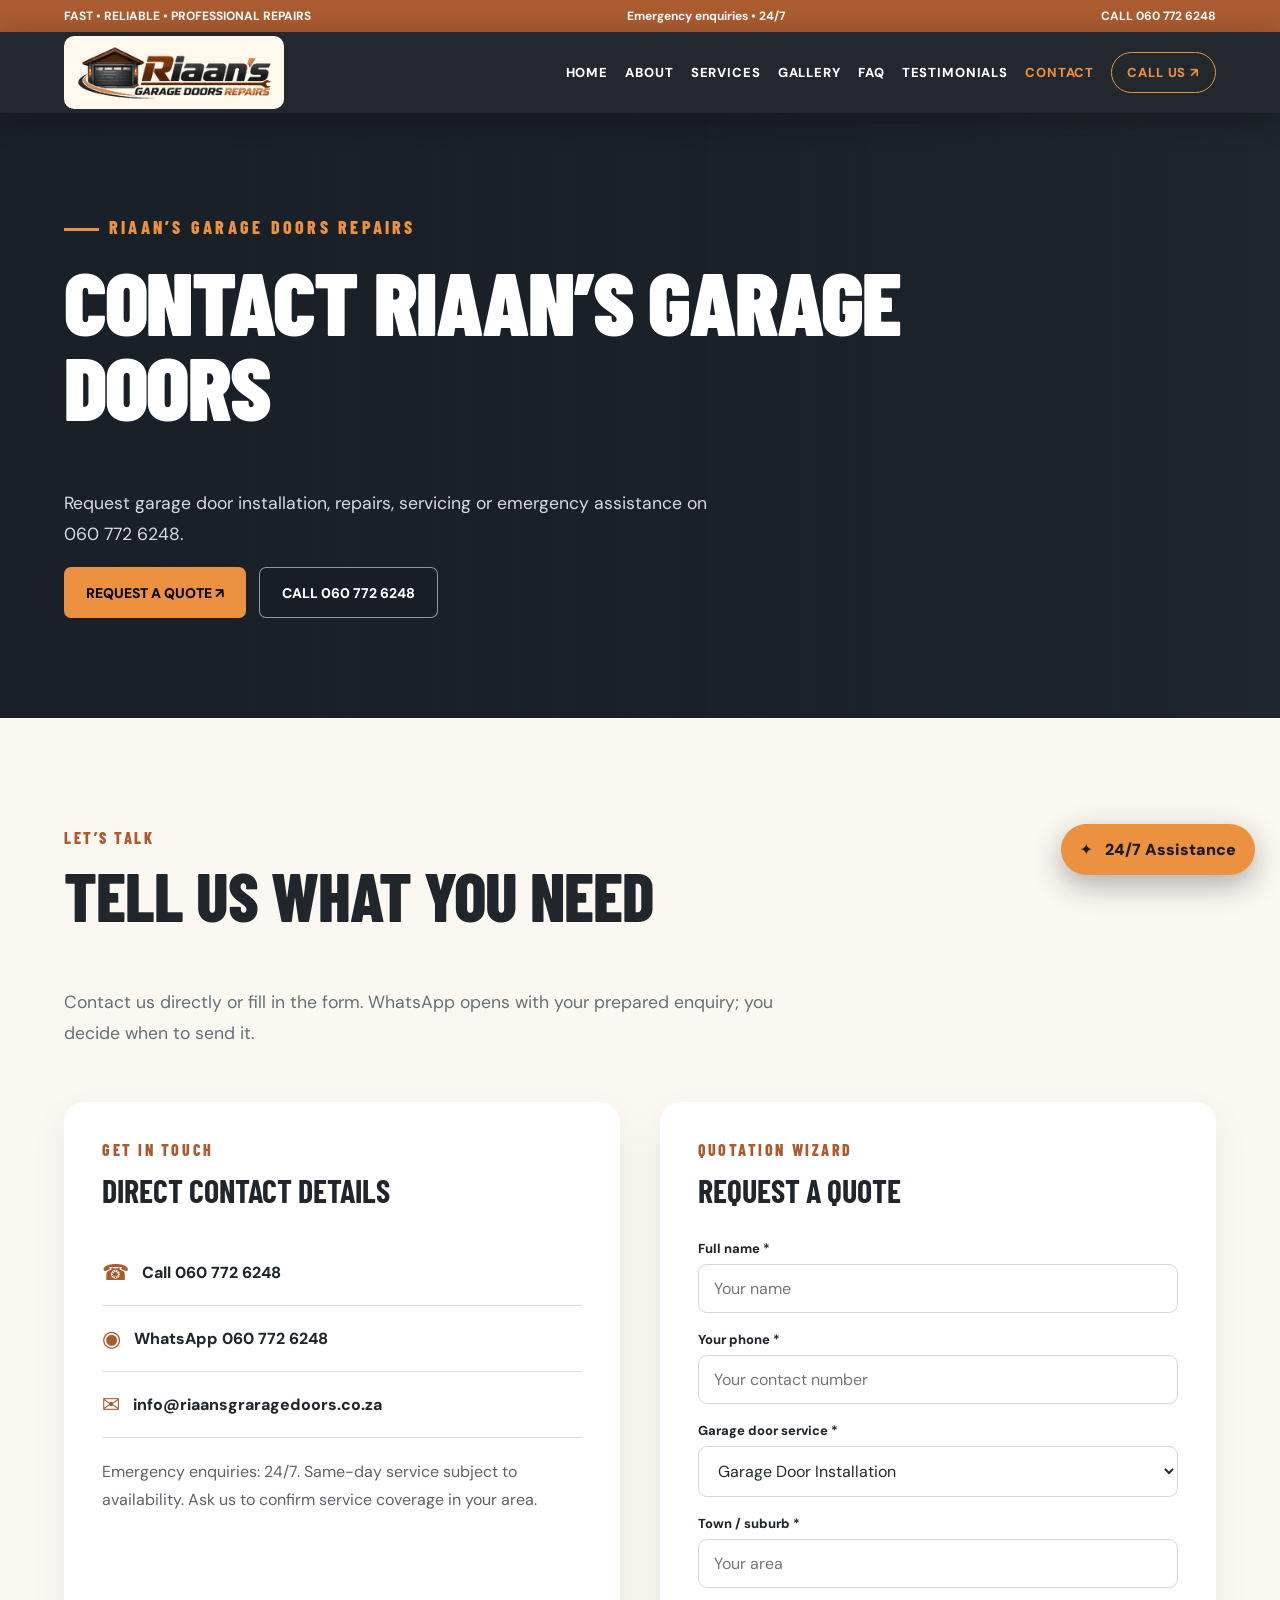
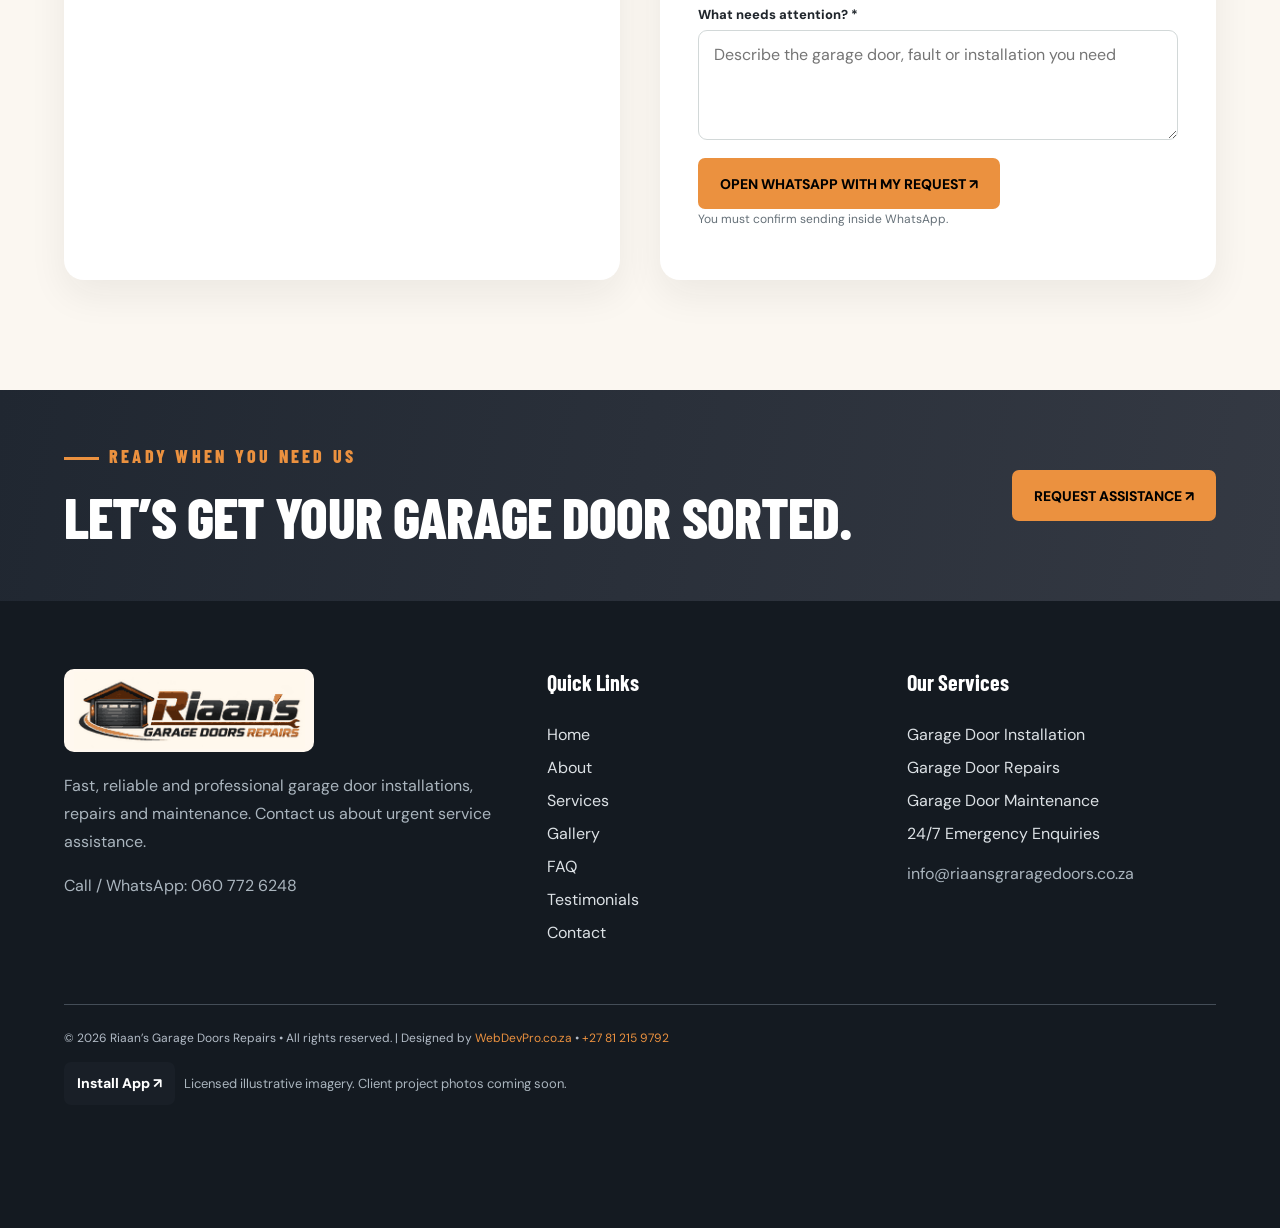
<file: contact.html>
<!doctype html><html lang="en-ZA"><head><meta charset="UTF-8"><meta name="viewport" content="width=device-width,initial-scale=1"><meta name="theme-color" content="#1d232a"><meta name="robots" content="noindex,nofollow"><meta name="description" content="Riaan’s Garage Doors Repairs: garage door installation, repairs, maintenance and emergency service enquiries. Call 060 772 6248."><title>Contact | Riaan's Garage Doors Repairs</title><link rel="icon" href="/icon.svg" type="image/svg+xml"><link rel="manifest" href="/manifest.webmanifest"><link rel="preconnect" href="https://images.pexels.com"><link rel="stylesheet" href="/site.css"><script defer src="/site.js"></script></head><body><div id="root"></div><noscript>Call Riaan’s Garage Doors Repairs on 060 772 6248 for assistance.</noscript></body></html>
</file>
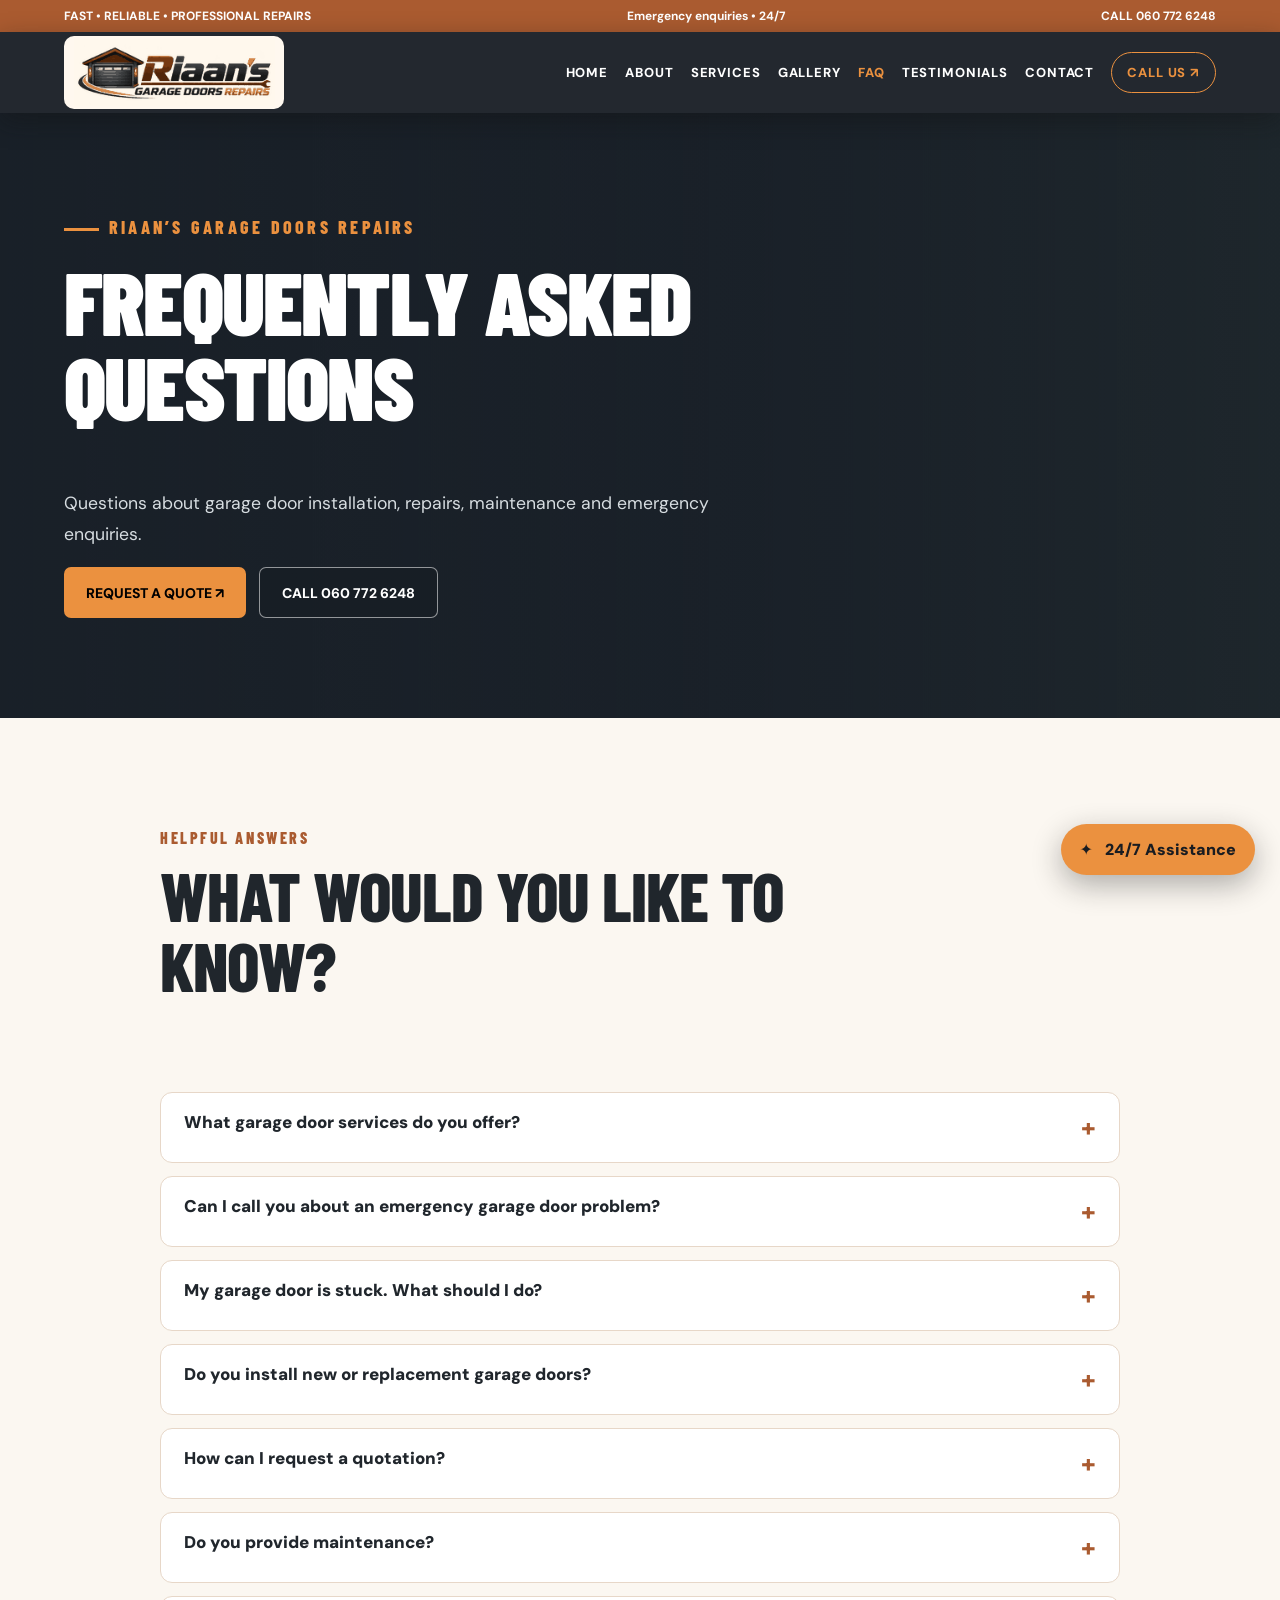
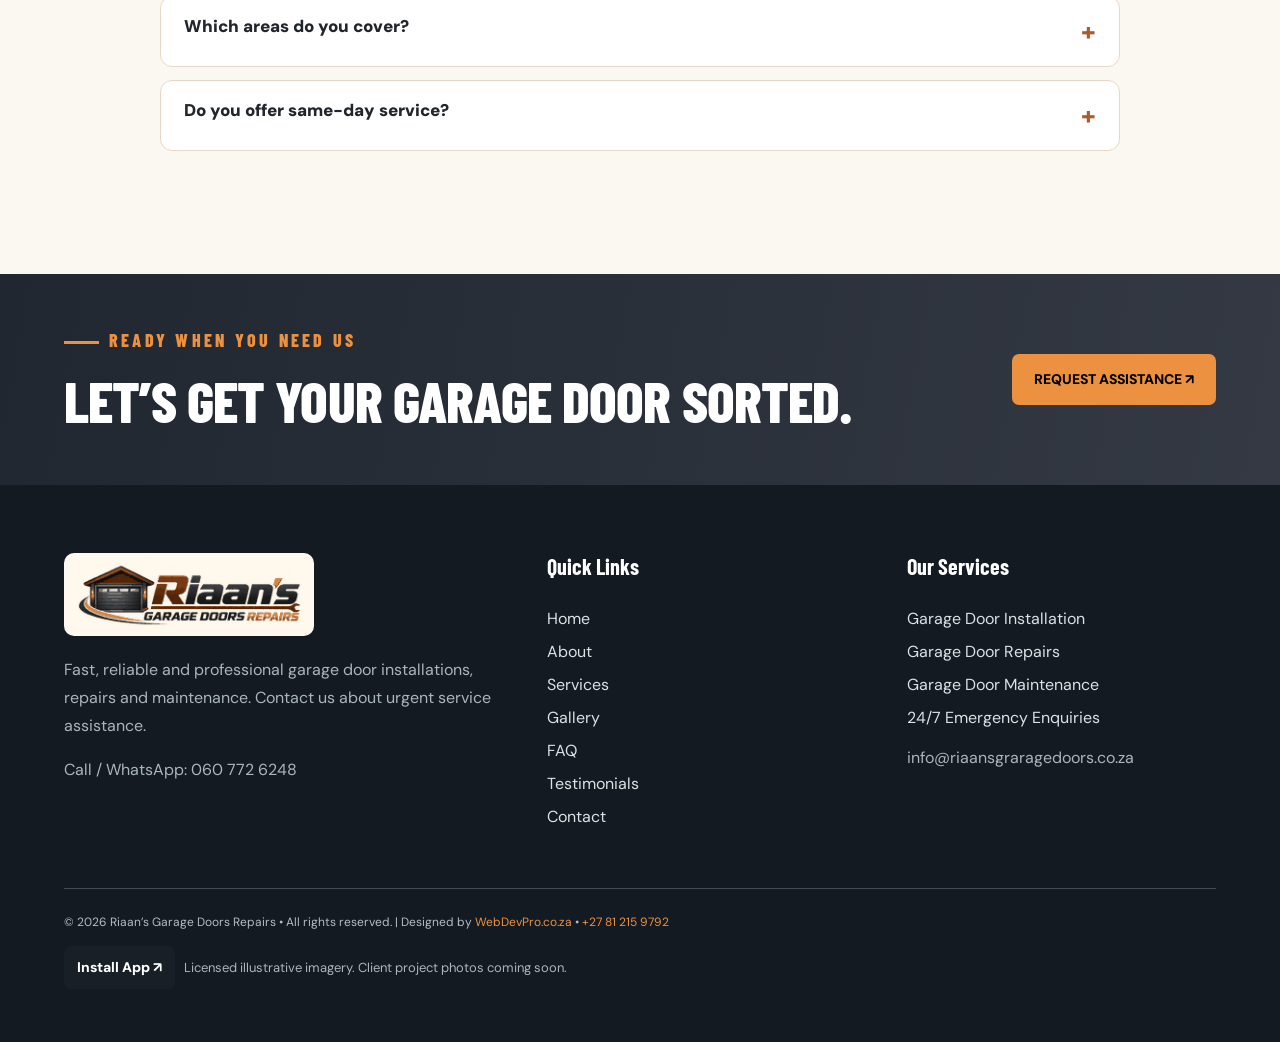
<file: faq.html>
<!doctype html><html lang="en-ZA"><head><meta charset="UTF-8"><meta name="viewport" content="width=device-width,initial-scale=1"><meta name="theme-color" content="#1d232a"><meta name="robots" content="noindex,nofollow"><meta name="description" content="Riaan’s Garage Doors Repairs: garage door installation, repairs, maintenance and emergency service enquiries. Call 060 772 6248."><title>Faq | Riaan's Garage Doors Repairs</title><link rel="icon" href="/icon.svg" type="image/svg+xml"><link rel="manifest" href="/manifest.webmanifest"><link rel="preconnect" href="https://images.pexels.com"><link rel="stylesheet" href="/site.css"><script defer src="/site.js"></script></head><body><div id="root"></div><noscript>Call Riaan’s Garage Doors Repairs on 060 772 6248 for assistance.</noscript></body></html>
</file>
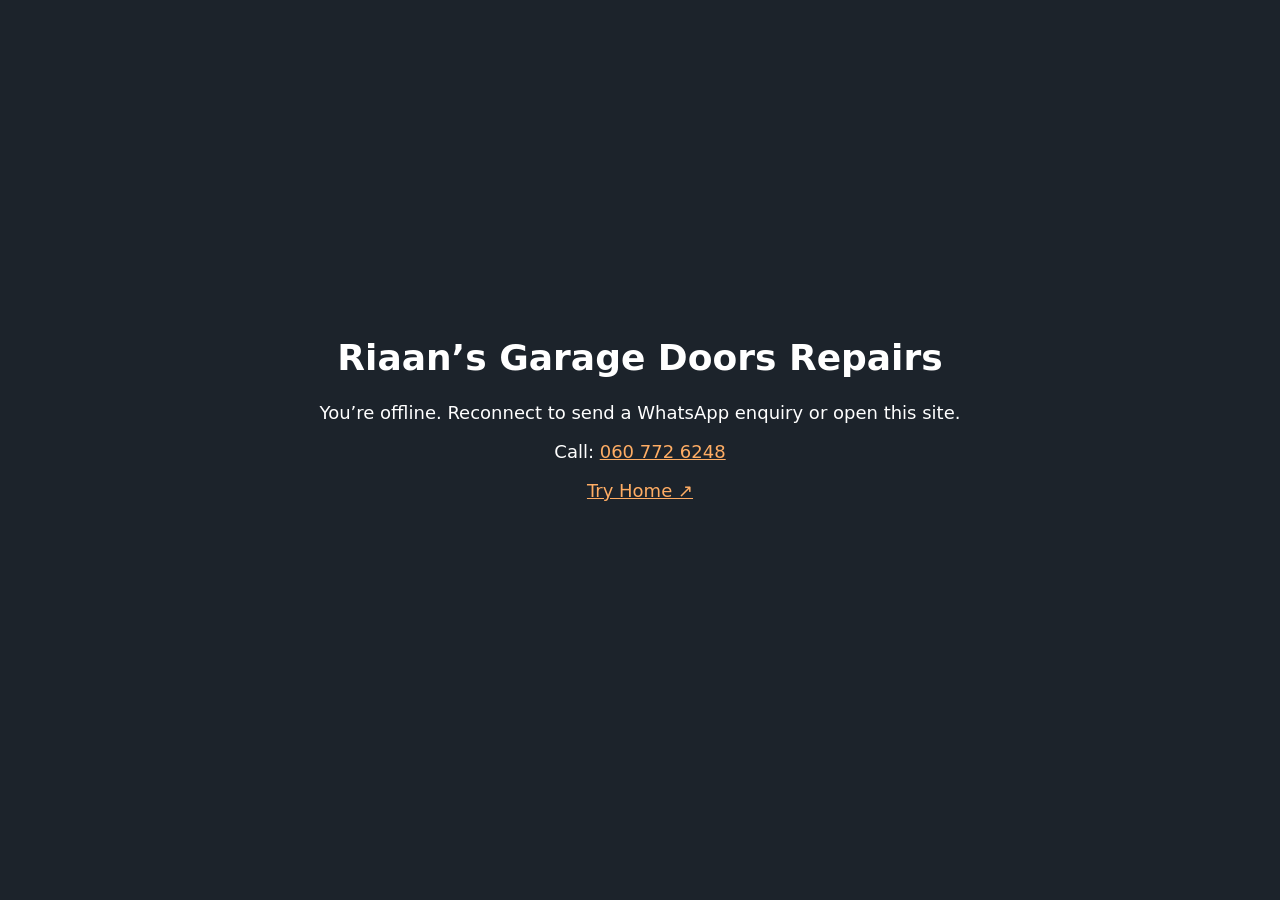
<file: offline.html>
<!doctype html><html lang="en-ZA"><meta charset="UTF-8"><meta name="viewport" content="width=device-width,initial-scale=1"><title>Offline | Riaan’s Garage Doors</title><style>body{background:#1c232b;color:#fff;font:18px system-ui;display:grid;place-items:center;min-height:85vh;padding:25px;text-align:center}a{color:#ffad64}</style><main><h1>Riaan’s Garage Doors Repairs</h1><p>You’re offline. Reconnect to send a WhatsApp enquiry or open this site.</p><p>Call: <a href="tel:+27607726248">060 772 6248</a></p><p><a href="/index.html">Try Home ↗</a></p></main></html>
</file>
<file: site.css>
@import url('https://fonts.googleapis.com/css2?family=Barlow+Condensed:wght@500;600;700;800;900&family=DM+Sans:wght@400;500;600;700;800&display=swap');
:root{--ink:#20262c;--dark:#191f27;--dark2:#28313b;--orange:#eb913f;--copper:#aa5b30;--cream:#fbf7f1;--muted:#657078;--edge:#e7dfd6;--radius:19px}*{box-sizing:border-box}html{scroll-behavior:smooth}body{margin:0;background:var(--cream);font-family:'DM Sans',system-ui,sans-serif;color:var(--ink)}a{text-decoration:none;color:inherit}button,input,textarea,select{font:inherit}button{cursor:pointer}button:focus-visible,a:focus-visible,input:focus-visible,select:focus-visible,textarea:focus-visible{outline:3px solid var(--orange);outline-offset:3px}img{display:block;max-width:100%}h1,h2,h3,h4,p{margin-top:0}h1,h2,h3,.brandtext,.kicker,.eyebrow{font-family:'Barlow Condensed',Impact,sans-serif}h1{font-size:clamp(3.9rem,8.5vw,7.8rem);font-weight:900;line-height:.95;letter-spacing:-.02em}h2{font-size:clamp(2.7rem,5.3vw,5rem);font-weight:800;line-height:1.02;letter-spacing:-.015em}h3{font-size:1.8rem;line-height:1.1}p{line-height:1.75}p.sub{max-width:720px;font-size:1.1rem;color:var(--muted)}.wrap{width:min(1260px,90%);margin-inline:auto}.shell{min-height:75vh}.topline{background:var(--copper);padding:8px 0;color:#fff;font-size:12px;font-weight:700}.topline .wrap{display:flex;justify-content:space-between;gap:20px}.topline a:hover{text-decoration:underline}.header{position:sticky;top:0;z-index:100;background:#1c2229f7;color:#fff;box-shadow:0 8px 24px #1116;backdrop-filter:blur(18px)}.navrow{display:flex;align-items:center;justify-content:space-between;height:81px;gap:22px}.logo{display:flex;gap:10px;align-items:center;min-width:220px}.logo svg{width:53px;height:53px;flex-shrink:0}.brandtext{font-weight:900;font-size:25px;line-height:.88;letter-spacing:.035em}.brandtext small{display:block;color:var(--orange);font-size:13px;letter-spacing:.06em;margin-top:7px}.navlinks{display:flex;align-items:center;gap:clamp(10px,1.35vw,24px)}.navlinks a{font-size:13px;font-weight:800;text-transform:uppercase;letter-spacing:.065em;transition:color .2s}.navlinks a:hover,.navlinks a.current{color:var(--orange)}.navcta{border:1px solid var(--orange);padding:11px 15px;border-radius:50px;color:var(--orange)!important}.menubtn{display:none;background:transparent;border:1px solid #6d747d;border-radius:10px;color:#fff;padding:9px 14px}.hero{position:relative;color:#fff;isolation:isolate;min-height:710px;display:flex;align-items:center;overflow:hidden;background:#192029}.hero-photo{position:absolute;inset:0;z-index:-2;background-size:cover;background-position:center;transition:opacity 1s ease,transform 6s ease;opacity:0;transform:scale(1.07)}.hero-photo.active{opacity:1;transform:scale(1)}.hero:before{content:"";position:absolute;inset:0;background:linear-gradient(90deg,#131921f7 2%,#131921e5 42%,#10141aaa 68%,#12182055);z-index:-1}.hero-body{padding:95px 0 125px}.hero h1{max-width:790px}.hero p{font-size:clamp(1rem,1.6vw,1.22rem);max-width:600px;color:#e1e3e3;margin-bottom:27px}.eyebrow{color:var(--orange);font-weight:800;font-size:18px;letter-spacing:.18em;display:block;margin-bottom:20px;text-transform:uppercase}.eyebrow:before{content:"";display:inline-block;width:35px;height:3px;background:var(--orange);margin-right:10px;vertical-align:middle}.hero-actions,.actions{display:flex;gap:13px;flex-wrap:wrap;align-items:center}.btn{display:inline-flex;justify-content:center;align-items:center;gap:12px;border:0;border-radius:7px;padding:15px 22px;min-height:51px;background:var(--orange);font-weight:800;font-size:14px;transition:transform .2s,background .2s;white-space:normal}.btn:hover{transform:translateY(-3px);background:#ffb46b}.btn-dark{background:var(--dark);color:#fff}.btn-dark:hover{background:#343e49}.btn-line{border:1px solid #fff8;color:#fff;background:#171b2060}.btn-line:hover{background:#363f48}.slide-ctrl{position:absolute;right:5%;bottom:36px;display:flex;align-items:center;gap:16px}.slide-ctrl button{border:1px solid #ffffff70;background:#1118;color:#fff;width:47px;height:47px;border-radius:50%;font-size:24px}.slide-ctrl span{font-size:13px;font-weight:800;color:#fff}.thinfeatures{background:#d77d34;color:#15191e}.thinfeatures .wrap{display:flex;justify-content:space-between;gap:12px;padding:15px 0;font-weight:900;text-transform:uppercase;font-size:13px;letter-spacing:.06em}.thinfeatures span{display:flex;align-items:center;gap:8px}.thinfeatures i{font-size:20px;font-style:normal}.section{padding:110px 0}.section-cream{background:#f4ece3}.section-dark{background:#1b232c;color:#fff}.section-dark p.sub{color:#b8c4cd}.section-top{display:flex;justify-content:space-between;align-items:end;gap:24px;margin-bottom:36px}.section-top h2{max-width:800px}.kicker{display:block;text-transform:uppercase;letter-spacing:.16em;color:var(--copper);font-size:16px;font-weight:800;margin-bottom:14px}.section-dark .kicker{color:#f3a15b}.grid3{display:grid;grid-template-columns:repeat(3,minmax(0,1fr));gap:22px}.grid4{display:grid;grid-template-columns:repeat(4,minmax(0,1fr));gap:20px}.panel{background:#fff;border:1px solid var(--edge);border-radius:var(--radius);overflow:hidden;box-shadow:0 10px 32px #2221}.service-photo{height:240px;object-fit:cover;width:100%;transition:transform .9s}.panel:hover .service-photo{transform:scale(1.04)}.panel-body{padding:28px}.panel h3{margin-bottom:8px}.panel p{color:var(--muted);margin-bottom:20px}.panel-num{color:var(--orange);font-size:13px;font-weight:900;letter-spacing:.12em}.tlink{font-weight:800;color:var(--copper);border-bottom:1px solid #bd8059;padding-bottom:4px}.aboutsplit{display:grid;grid-template-columns:1fr 1fr;gap:7%;align-items:center}.aboutsplit img{width:100%;height:515px;object-fit:cover;border-radius:25px;box-shadow:22px 22px 0 #dfcfbe}.aboutsplit p{font-size:1.1rem;color:#58626c}.checkrow{display:flex;align-items:center;gap:10px;font-weight:800;margin:18px 0}.checkrow b{background:#f4e4d2;color:var(--copper);width:26px;height:26px;display:grid;place-items:center;border-radius:50%}.flips{display:grid;grid-template-columns:repeat(3,1fr);gap:22px}.flip{height:270px;background:transparent;border:0;padding:0;text-align:left;perspective:1000px}.flipinside{position:relative;display:block;height:100%;width:100%;transform-style:preserve-3d;transition:transform .85s cubic-bezier(.2,.8,.2,1)}.flip:hover .flipinside,.flip.flipped .flipinside{transform:rotateY(180deg)}.face{position:absolute;inset:0;backface-visibility:hidden;border-radius:17px;padding:28px;display:flex;flex-direction:column;justify-content:space-between;box-shadow:0 16px 28px #1c202016}.face.front{background:linear-gradient(125deg,#fff,#f8e7d6)}.face.back{transform:rotateY(180deg);background:var(--dark2);color:#fff}.face strong{font-family:'Barlow Condensed';font-size:31px;font-weight:800;line-height:1}.face small{font-size:14px;line-height:1.5}.face .number{font-size:35px;font-weight:900;color:var(--copper)}.photo-grid{display:grid;grid-template-columns:repeat(3,1fr);gap:17px}.photo-card{border-radius:15px;overflow:hidden;position:relative;min-height:320px;background:#222;cursor:pointer}.photo-card img{height:100%;width:100%;object-fit:cover;position:absolute;inset:0;transition:transform .85s}.photo-card:hover img{transform:scale(1.06)}.photo-card:after{content:"";position:absolute;inset:45% 0 0;background:linear-gradient(transparent,#000b)}.photo-card span{position:absolute;z-index:1;bottom:22px;left:22px;color:white;font-size:23px;font-family:'Barlow Condensed';font-weight:800}.photo-card small{display:block;font:600 11px 'DM Sans';color:#f7caab;text-transform:uppercase;letter-spacing:.1em;margin-bottom:6px}.innerhero{padding:103px 0 100px;position:relative;color:#fff;isolation:isolate;background:#1b222a;overflow:hidden}.innerhero:before{content:"";position:absolute;inset:0;z-index:-2;background-image:linear-gradient(90deg,#192028f5,#192028bd 58%,#202a2d80),var(--innerimg);background-position:center;background-size:cover}.innerhero h1{max-width:980px;font-size:clamp(3.7rem,7vw,6.5rem)}.innerhero p{max-width:660px;color:#d6dce0;font-size:1.1rem}.stats{display:grid;grid-template-columns:repeat(4,1fr);gap:15px}.stat{background:#fff;border:1px solid #eee3da;border-radius:16px;padding:30px 20px}.stat b{display:block;font:900 55px 'Barlow Condensed';color:#b96a36}.stat span{font-size:13px;font-weight:800;letter-spacing:.04em}.steps{display:grid;grid-template-columns:repeat(4,1fr);gap:20px;counter-reset:step}.step{border-top:3px solid var(--orange);padding:18px 5px}.step em{font-style:normal;font:900 39px 'Barlow Condensed';color:#bf7a43}.step h3{font-size:25px}.filters{display:flex;flex-wrap:wrap;gap:10px;margin:25px 0 32px}.filter{padding:10px 18px;border:1px solid #d5c8b8;background:white;border-radius:30px;font-size:13px;font-weight:800}.filter.active{background:var(--dark);color:#fff;border-color:var(--dark)}.comparison{position:relative;height:min(510px,62vw);overflow:hidden;border-radius:18px;background:#23262b}.comparison>img{height:100%;width:100%;object-fit:cover;position:absolute;inset:0}.comparebefore{position:absolute;inset:0;overflow:hidden;width:var(--split,50%)}.comparebefore img{width:100%;height:100%;object-fit:cover;object-position:left center;min-width:calc(100vw - 10vw)}.comparelabel{position:absolute;top:16px;background:#191d22ce;color:#fff;padding:8px 12px;border-radius:7px;font-size:12px;font-weight:900}.comparison input{position:absolute;bottom:17px;left:10%;width:80%;accent-color:var(--orange)}.notice{font-size:12px;color:var(--muted)}.faq{max-width:960px}.faq details{background:#fff;border:1px solid #e7d7c8;border-radius:12px;margin:13px 0;padding:18px 23px}.faq summary{cursor:pointer;font-weight:900;font-size:17px;list-style:none;display:flex;justify-content:space-between;gap:20px}.faq summary:after{content:'+';color:var(--copper);font-size:25px}.faq details[open] summary:after{content:'−'}.faq p{color:var(--muted);margin:17px 0 0}.contact-layout{display:grid;grid-template-columns:1fr 1fr;gap:40px}.contact-card{border-radius:20px;background:#fff;padding:38px;box-shadow:0 15px 38px #2221}.contact-card h3{font-size:32px}.contact-card .field{display:flex;flex-direction:column;gap:7px;margin-bottom:18px}.field label{font-weight:800;font-size:13px}.field input,.field select,.field textarea{width:100%;padding:13px 15px;border-radius:9px;border:1px solid #d2d8d8;background:#fff;color:#232b2f;min-height:48px}.field textarea{min-height:110px;resize:vertical}.contact-links a{display:flex;align-items:center;gap:13px;padding:18px 0;border-bottom:1px solid #ddd;font-weight:800;overflow-wrap:anywhere}.contact-links a b{font-size:22px;color:var(--copper)}.cta{background:linear-gradient(100deg,#202731,#343943);color:#fff;padding:55px 0}.cta .wrap{display:flex;justify-content:space-between;gap:25px;align-items:center}.cta h2{margin:0;font-size:clamp(2.3rem,4.5vw,4.3rem)}.footer{background:#141a21;color:#dce1e5;padding:68px 0 110px}.footer-top{display:grid;grid-template-columns:1.4fr 1fr 1fr;gap:50px;padding-bottom:45px}.footer p{color:#aab5be}.footer h4{font-family:'Barlow Condensed';font-size:22px;color:#fff}.footer a:hover{color:var(--orange)}.footer li{list-style:none;margin:12px 0}.footer ul{padding:0}.footer-bottom{border-top:1px solid #444d57;padding-top:25px;font-size:12px;color:#b3bcc7}.footer-bottom a{color:var(--orange)}.mobilebar{display:none}.float-chat{position:fixed;right:25px;bottom:25px;z-index:130;background:var(--orange);color:#191c21;border:0;border-radius:50px;box-shadow:0 10px 30px #17171755;padding:15px 19px;font-weight:900}.modal-cover{position:fixed;inset:0;background:#0d1118ab;z-index:180;display:grid;place-items:center;padding:18px;backdrop-filter:blur(4px)}.modal{background:#fff;color:#26303a;border-radius:22px;width:min(570px,100%);max-height:93vh;overflow:auto;box-shadow:0 30px 85px #0007}.modal-header{background:var(--dark);color:white;padding:22px 25px;display:flex;justify-content:space-between;align-items:center}.modal-header h3{font-size:29px;margin:0}.close{border:0;background:transparent;color:inherit;font-size:30px}.modal-body{padding:27px}.modal-body p{color:var(--muted)}.modal-body .field{display:grid;gap:6px;margin-bottom:14px}.modal-body input,.modal-body select,.modal-body textarea{padding:13px;width:100%;border:1px solid #d9dee1;border-radius:9px}.modal-body textarea{min-height:100px}.modal-status{font-size:12px;color:#84603c;margin-top:10px}.lightbox{max-width:min(880px,96vw)}.lightbox img{width:100%;max-height:72vh;object-fit:contain}.reveal{opacity:0;transform:translateY(35px);filter:blur(4px);transition:opacity .8s,transform .8s,filter .8s}.reveal.visible{opacity:1;transform:none;filter:none}.type{min-height:1em}.type.typing:after{content:'|';color:var(--orange);animation:blink .7s step-end infinite}@keyframes blink{50%{opacity:0}}.scrollbar{position:fixed;z-index:170;top:0;left:0;height:3px;background:var(--orange);width:0}.install-note{margin-top:16px;font-size:13px;color:#a7b6c1} .logo-wide{max-width:280px;width:100%;background:#fff3e5;border-radius:12px;padding:8px;margin-bottom:20px}
@media(max-width:1050px){.navlinks{gap:11px}.navlinks a{font-size:11px}.navcta{display:none}.brandtext{font-size:23px}.logo{min-width:200px}}
@media(max-width:800px){.navrow{height:68px}.menubtn{display:block}.navlinks{display:none;position:absolute;left:0;right:0;top:68px;background:#1c2229;flex-direction:column;align-items:stretch;gap:0;padding:15px 5%;box-shadow:0 20px 35px #0007}.navlinks.open{display:flex}.navlinks a{font-size:15px;padding:14px 10px;border-bottom:1px solid #424850}.navcta{display:block}.hero{min-height:630px}.hero-body{padding:85px 0 120px}.grid3,.flips,.photo-grid{grid-template-columns:repeat(2,1fr)}.aboutsplit,.contact-layout{grid-template-columns:1fr}.steps,.stats,.grid4{grid-template-columns:repeat(2,1fr)}.section{padding:75px 0}.thinfeatures .wrap{font-size:11px}.section-top{display:block}.footer-top{grid-template-columns:1fr 1fr}.comparebefore img{min-width:90vw}}
@media(max-width:560px){.topline{font-size:10px}.topline .wrap span:nth-child(2){display:none}.logo svg{width:45px;height:45px}.brandtext{font-size:23px}.brandtext small{font-size:11px}.hero{min-height:615px}.hero h1{font-size:clamp(3.5rem,13vw,5.3rem)}.hero:before{background:linear-gradient(90deg,#121820eb,#111922a1)}.hero-body{padding:78px 0 110px}.slide-ctrl{bottom:16px}.thinfeatures .wrap{display:grid;grid-template-columns:1fr 1fr;gap:10px}.grid3,.flips,.photo-grid,.grid4{grid-template-columns:1fr}.photo-card{min-height:280px}.section h2{font-size:3.1rem}.section{padding:65px 0}.aboutsplit img{height:330px;box-shadow:10px 10px 0 #dfcfbe}.cta .wrap{display:block}.cta .btn{margin-top:25px}.footer-top{grid-template-columns:1fr;gap:20px}.footer{padding-bottom:110px}.float-chat{bottom:91px;right:16px;padding:13px 17px}.mobilebar{display:grid;grid-template-columns:repeat(5,1fr);position:fixed;bottom:0;left:0;right:0;background:#1a2028fa;color:#fff;z-index:140;padding:6px 2px calc(6px + env(safe-area-inset-bottom));box-shadow:0 -7px 25px #0005}.mobilebar a,.mobilebar button{display:grid;justify-items:center;gap:3px;background:transparent;border:0;color:#fff;padding:7px 0;font-size:10px}.mobilebar span{font-size:20px}.section-top .btn{margin-top:15px}.modal{border-radius:16px}.modal-body{padding:20px}.stats{grid-template-columns:repeat(2,1fr)}.stat b{font-size:43px}.contact-card{padding:24px}.innerhero{padding:80px 0}.innerhero h1{font-size:clamp(3.6rem,12vw,5rem)}}
@media(hover:none){.flip:hover .flipinside{transform:none}.flip.flipped .flipinside{transform:rotateY(180deg)}}
@media(prefers-reduced-motion:reduce){*,*:before,*:after{scroll-behavior:auto!important;animation:none!important;transition:none!important}.reveal{opacity:1!important;transform:none!important;filter:none!important}.hero-photo{transform:none}.type:after{display:none}}
/* Official client logo sizing */
.logo{min-width:225px}.logo img{display:block;width:220px;height:73px;object-fit:contain;background:#fff8ef;border-radius:10px;padding:3px}.footer .logo img{width:250px;height:83px}@media(max-width:560px){.logo{min-width:175px}.logo img{width:179px;height:60px}}
</file>
